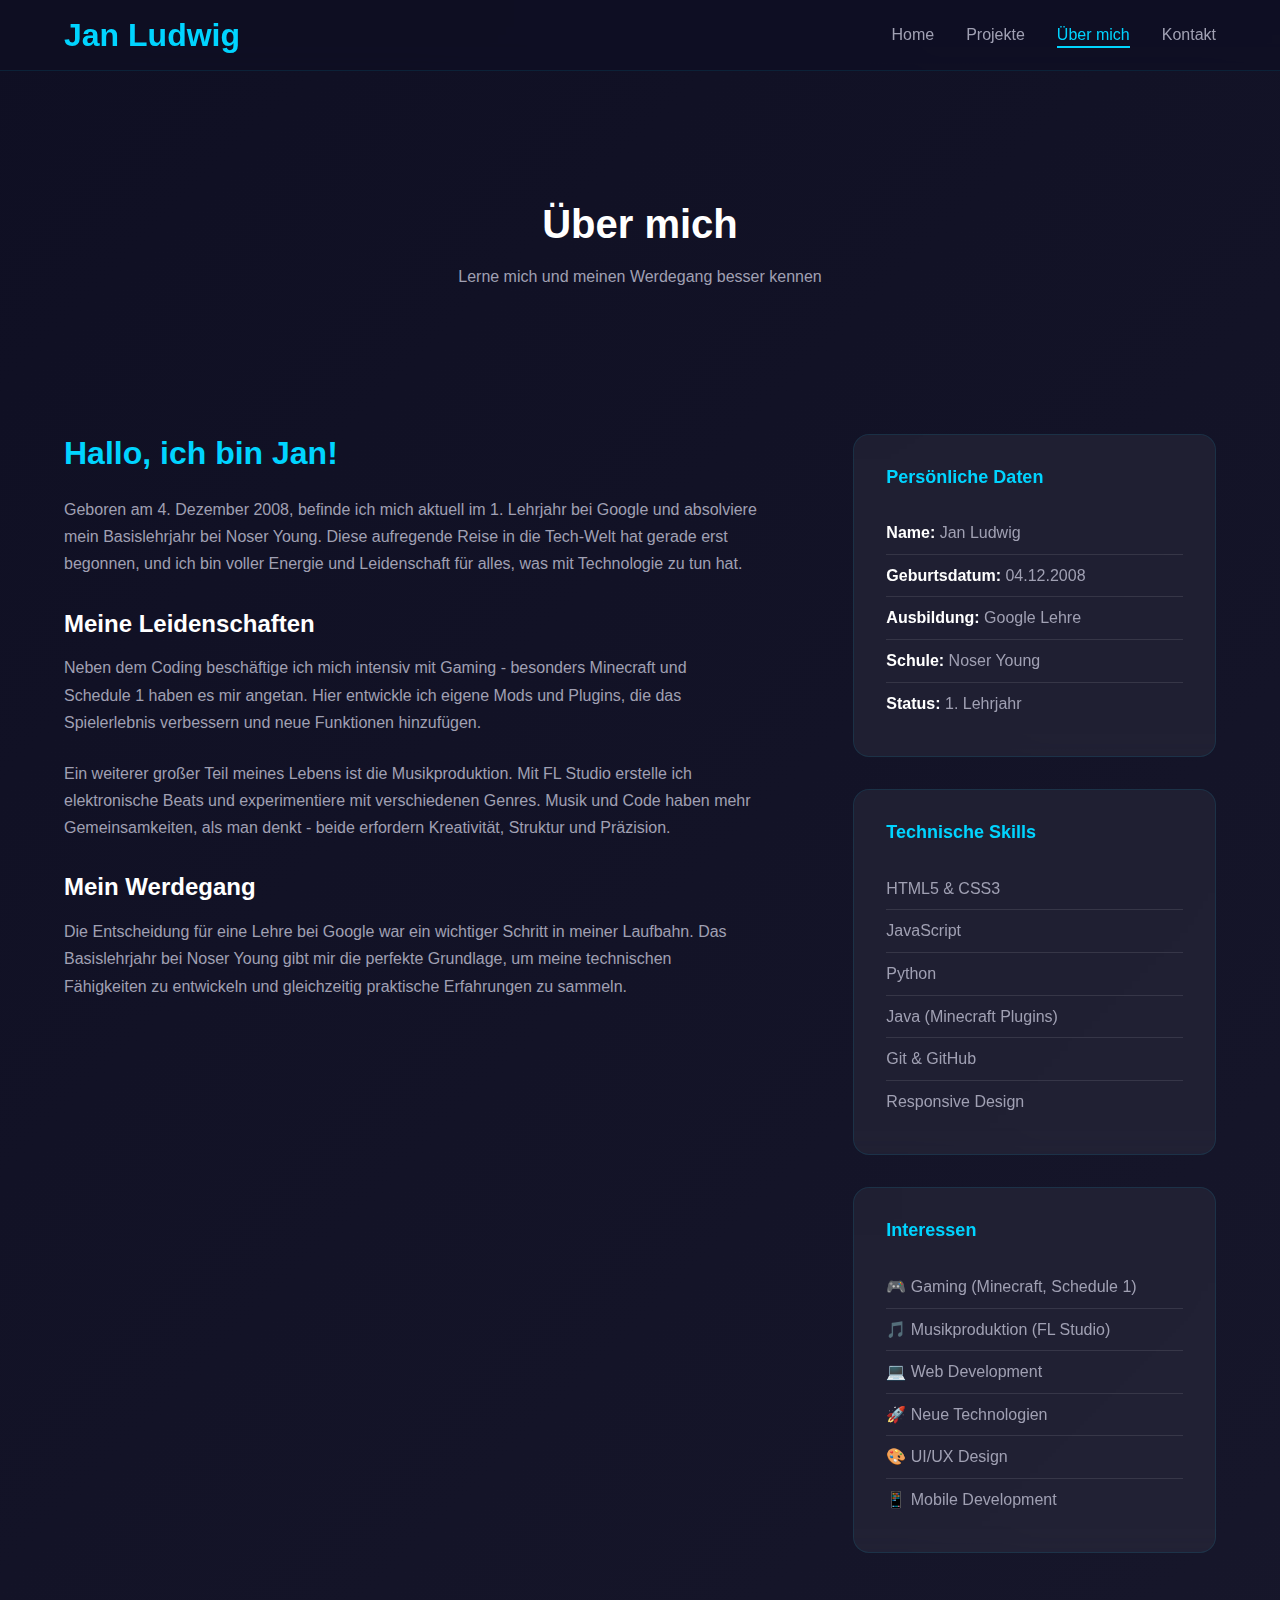
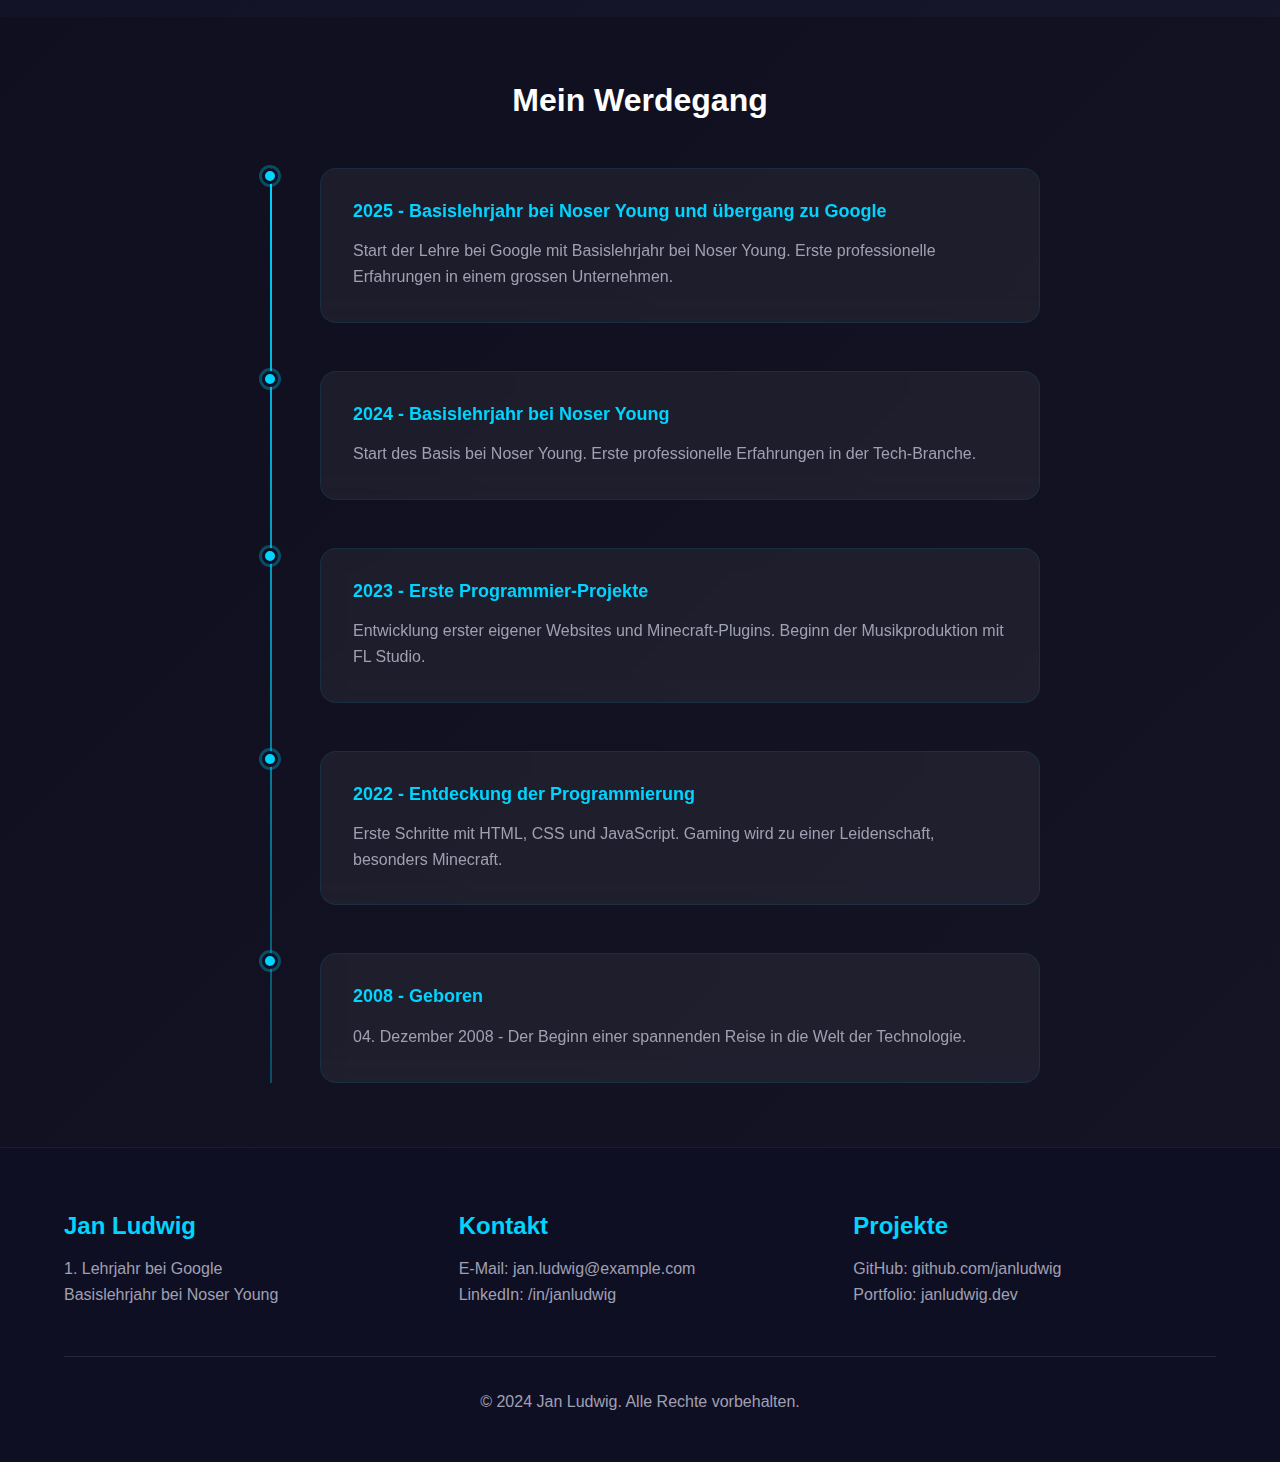
<file: about.html>
<!DOCTYPE html>
<html lang="de">
<head>
    <meta charset="UTF-8">
    <meta name="viewport" content="width=device-width, initial-scale=1.0">
    <title>Über mich - Jan Ludwig Portfolio</title>
    <meta name="description" content="Mehr über Jan Ludwig - 1. Lehrjahr bei Google, Gaming und Musikproduktion">
    <link rel="stylesheet" href="styles.css">
</head>
<body>
    <header class="header">
        <nav class="navbar">
            <div class="nav-brand">
                <h2><a href="index.html">Jan Ludwig</a></h2>
            </div>
            <ul class="nav-menu">
                <li><a href="index.html" class="nav-link">Home</a></li>
                <li><a href="projects.html" class="nav-link">Projekte</a></li>
                <li><a href="about.html" class="nav-link active">Über mich</a></li>
                <li><a href="contact.html" class="nav-link">Kontakt</a></li>
            </ul>
            <div class="hamburger">
                <span></span>
                <span></span>
                <span></span>
            </div>
        </nav>
    </header>

    <main class="about-page">
        <section class="page-header">
            <div class="container">
                <h1>Über mich</h1>
                <p>Lerne mich und meinen Werdegang besser kennen</p>
            </div>
        </section>

        <section class="about-content">
            <div class="container">
                <div class="about-grid">
                    <div class="about-text">
                        <h2>Hallo, ich bin Jan!</h2>
                        <p>
                            Geboren am 4. Dezember 2008, befinde ich mich aktuell im 1. Lehrjahr bei Google 
                            und absolviere mein Basislehrjahr bei Noser Young. Diese aufregende Reise in die 
                            Tech-Welt hat gerade erst begonnen, und ich bin voller Energie und Leidenschaft 
                            für alles, was mit Technologie zu tun hat.
                        </p>
                        
                        <h3>Meine Leidenschaften</h3>
                        <p>
                            Neben dem Coding beschäftige ich mich intensiv mit Gaming - besonders Minecraft 
                            und Schedule 1 haben es mir angetan. Hier entwickle ich eigene Mods und Plugins, 
                            die das Spielerlebnis verbessern und neue Funktionen hinzufügen.
                        </p>
                        
                        <p>
                            Ein weiterer großer Teil meines Lebens ist die Musikproduktion. Mit FL Studio 
                            erstelle ich elektronische Beats und experimentiere mit verschiedenen Genres. 
                            Musik und Code haben mehr Gemeinsamkeiten, als man denkt - beide erfordern 
                            Kreativität, Struktur und Präzision.
                        </p>
                        
                        <h3>Mein Werdegang</h3>
                        <p>
                            Die Entscheidung für eine Lehre bei Google war ein wichtiger Schritt in meiner 
                            Laufbahn. Das Basislehrjahr bei Noser Young gibt mir die perfekte Grundlage, 
                            um meine technischen Fähigkeiten zu entwickeln und gleichzeitig praktische 
                            Erfahrungen zu sammeln.
                        </p>
                    </div>
                    
                    <div class="about-sidebar">
                        <div class="info-card">
                            <h3>Persönliche Daten</h3>
                            <ul>
                                <li><strong>Name:</strong> Jan Ludwig</li>
                                <li><strong>Geburtsdatum:</strong> 04.12.2008</li>
                                <li><strong>Ausbildung:</strong> Google Lehre</li>
                                <li><strong>Schule:</strong> Noser Young</li>
                                <li><strong>Status:</strong> 1. Lehrjahr</li>
                            </ul>
                        </div>
                        
                        <div class="skills-card">
                            <h3>Technische Skills</h3>
                            <ul>
                                <li>HTML5 & CSS3</li>
                                <li>JavaScript</li>
                                <li>Python</li>
                                <li>Java (Minecraft Plugins)</li>
                                <li>Git & GitHub</li>
                                <li>Responsive Design</li>
                            </ul>
                        </div>
                        
                        <div class="interests-card">
                            <h3>Interessen</h3>
                            <ul>
                                <li>🎮 Gaming (Minecraft, Schedule 1)</li>
                                <li>🎵 Musikproduktion (FL Studio)</li>
                                <li>💻 Web Development</li>
                                <li>🚀 Neue Technologien</li>
                                <li>🎨 UI/UX Design</li>
                                <li>📱 Mobile Development</li>
                            </ul>
                        </div>
                    </div>
                </div>
            </div>
        </section>

        <section class="timeline">
            <div class="container">
                <h2>Mein Werdegang</h2>
                <div class="timeline-container">

                <div class="timeline-item">
                    <div class="timeline-dot"></div>
                    <div class="timeline-content">
                        <h3>2025 - Basislehrjahr bei Noser Young und übergang zu Google</h3>
                        <p>Start der Lehre bei Google mit Basislehrjahr bei Noser Young. Erste professionelle Erfahrungen in einem grossen Unternehmen.</p>
                    </div>
                </div>

                    <div class="timeline-item">
                        <div class="timeline-dot"></div>
                        <div class="timeline-content">
                            <h3>2024 - Basislehrjahr bei Noser Young</h3>
                            <p>Start des Basis bei Noser Young. Erste professionelle Erfahrungen in der Tech-Branche.</p>
                        </div>
                    </div>
                    
                    <div class="timeline-item">
                        <div class="timeline-dot"></div>
                        <div class="timeline-content">
                            <h3>2023 - Erste Programmier-Projekte</h3>
                            <p>Entwicklung erster eigener Websites und Minecraft-Plugins. Beginn der Musikproduktion mit FL Studio.</p>
                        </div>
                    </div>
                    
                    <div class="timeline-item">
                        <div class="timeline-dot"></div>
                        <div class="timeline-content">
                            <h3>2022 - Entdeckung der Programmierung</h3>
                            <p>Erste Schritte mit HTML, CSS und JavaScript. Gaming wird zu einer Leidenschaft, besonders Minecraft.</p>
                        </div>
                    </div>
                    
                    <div class="timeline-item">
                        <div class="timeline-dot"></div>
                        <div class="timeline-content">
                            <h3>2008 - Geboren</h3>
                            <p>04. Dezember 2008 - Der Beginn einer spannenden Reise in die Welt der Technologie.</p>
                        </div>
                    </div>
                </div>
            </div>
        </section>
    </main>

    <footer class="footer">
        <div class="container">
            <div class="footer-content">
                <div class="footer-section">
                    <h3>Jan Ludwig</h3>
                    <p>1. Lehrjahr bei Google<br>Basislehrjahr bei Noser Young</p>
                </div>
                <div class="footer-section">
                    <h3>Kontakt</h3>
                    <p>E-Mail: jan.ludwig@example.com<br>LinkedIn: /in/janludwig</p>
                </div>
                <div class="footer-section">
                    <h3>Projekte</h3>
                    <p>GitHub: github.com/janludwig<br>Portfolio: janludwig.dev</p>
                </div>
            </div>
            <div class="footer-bottom">
                <p>&copy; 2024 Jan Ludwig. Alle Rechte vorbehalten.</p>
            </div>
        </div>
    </footer>

    <script src="script.js"></script>
</body>
</html>
</file>
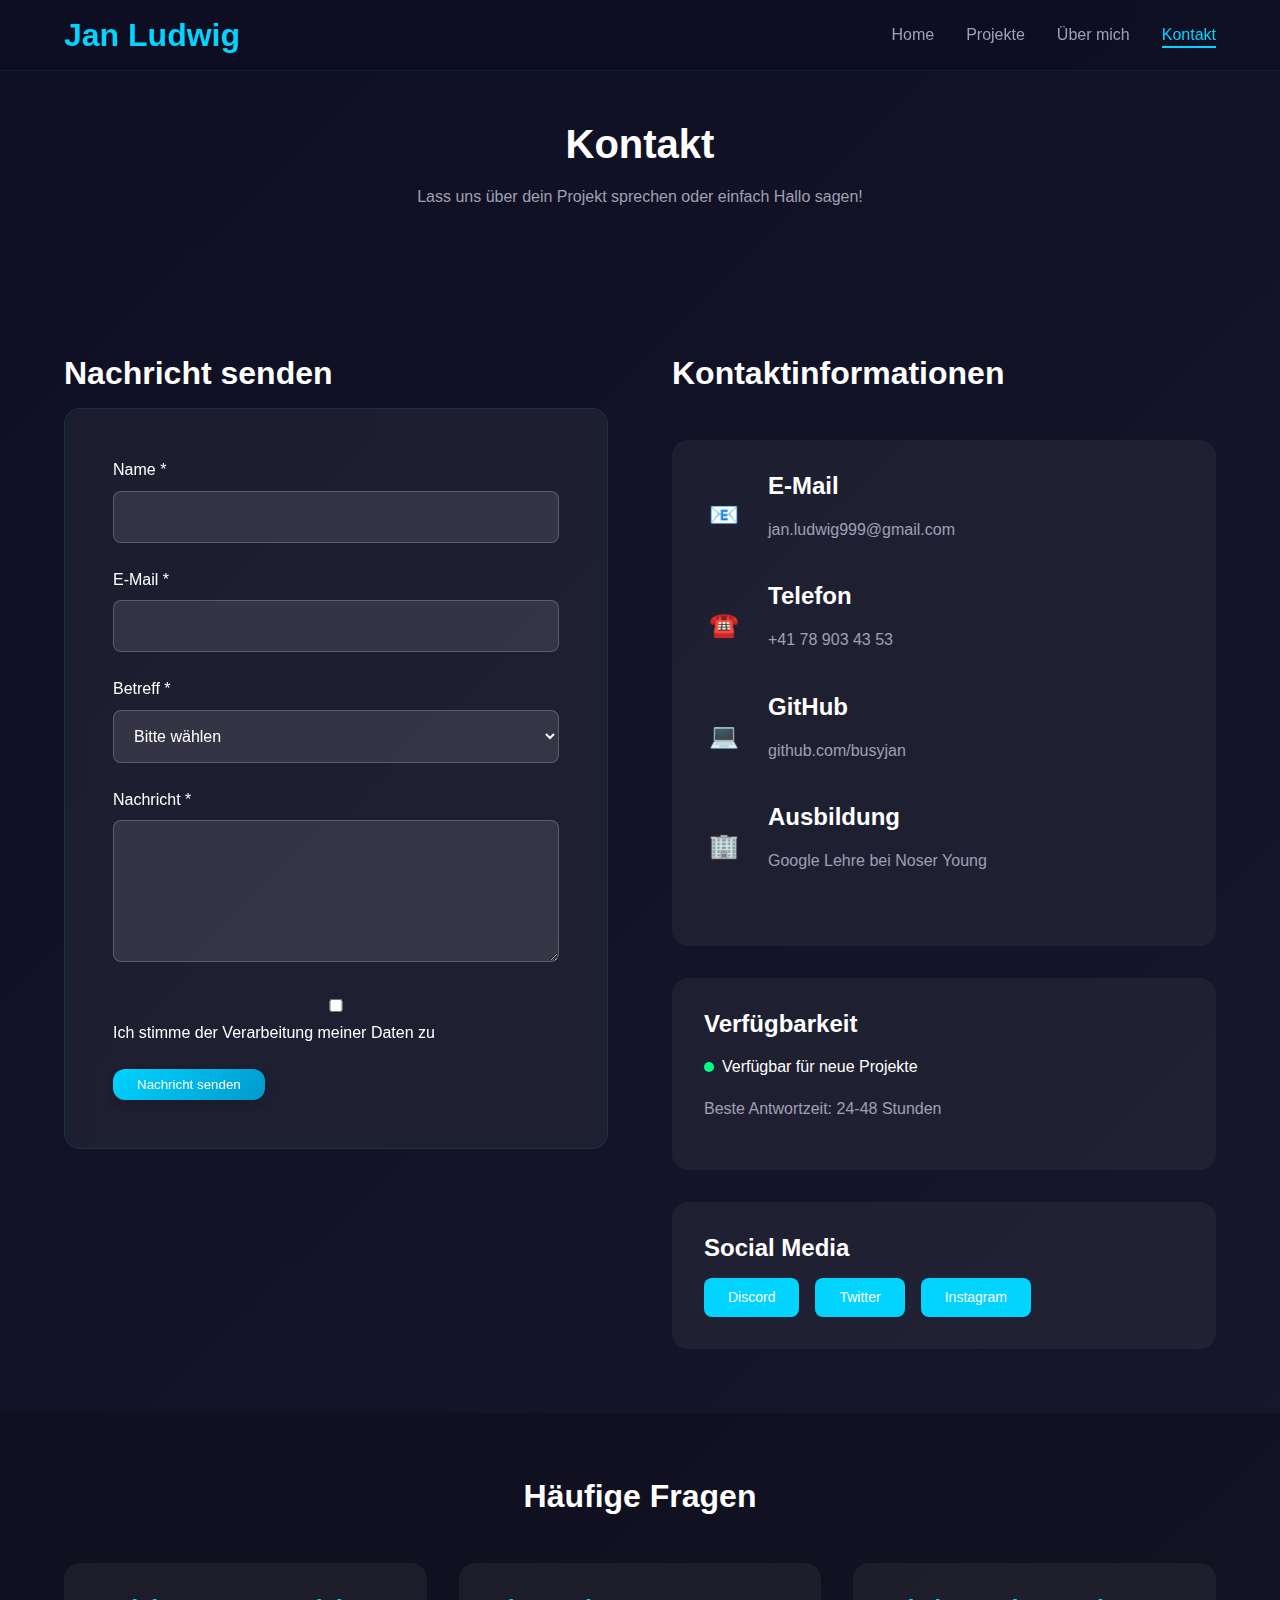
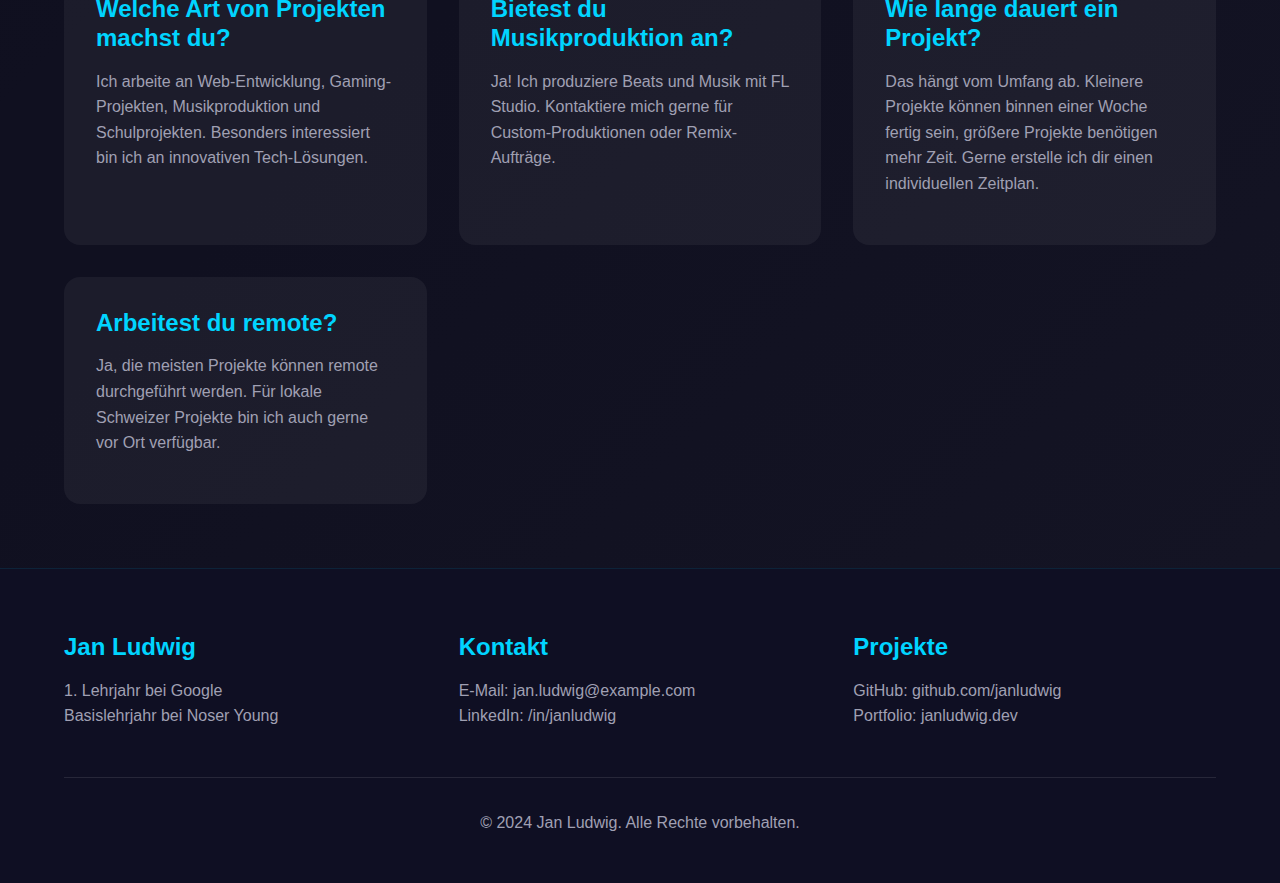
<file: contact.html>
<!DOCTYPE html>
<html lang="de">
<head>
    <meta charset="UTF-8">
    <meta name="viewport" content="width=device-width, initial-scale=1.0">
    <title>Kontakt - Jan Ludwig Portfolio</title>
    <meta name="description" content="Kontaktiere Jan Ludwig für Projekte, Fragen oder Zusammenarbeit">
    <link rel="stylesheet" href="styles.css">
</head>
<body>
    <header class="header">
        <nav class="navbar">
            <div class="nav-brand">
                <h2><a href="index.html">Jan Ludwig</a></h2>
            </div>
            <ul class="nav-menu">
                <li><a href="index.html" class="nav-link">Home</a></li>
                <li><a href="projects.html" class="nav-link">Projekte</a></li>
                <li><a href="about.html" class="nav-link">Über mich</a></li>
                <li><a href="contact.html" class="nav-link active">Kontakt</a></li>
            </ul>
            <div class="hamburger">
                <span></span>
                <span></span>
                <span></span>
            </div>
        </nav>
    </header>

    <main class="contact-page">
        <section class="page-header">
            <div class="container">
                <h1>Kontakt</h1>
                <p>Lass uns über dein Projekt sprechen oder einfach Hallo sagen!</p>
            </div>
        </section>

        <section class="contact-content">
            <div class="container">
                <div class="contact-grid">
                    <!-- Contact Form -->
                    <div class="contact-form-section">
                        <h2>Nachricht senden</h2>
                        <form class="contact-form">
                            <div class="form-group">
                                <label for="name">Name *</label>
                                <input type="text" id="name" name="name" required>
                            </div>
                            
                            <div class="form-group">
                                <label for="email">E-Mail *</label>
                                <input type="email" id="email" name="email" required>
                            </div>
                            
                            <div class="form-group">
                                <label for="subject">Betreff *</label>
                                <select id="subject" name="subject" required>
                                    <option value="">Bitte wählen</option>
                                    <option value="projekt">Frage zum Projekt</option>
                                    <option value="feedback">Feedback</option>
                                    <option value="musikauftrag">Musikauftrag</option>
                                    <option value="zusammenarbeit">Zusammenarbeit</option>
                                    <option value="sonstiges">Sonstiges</option>
                                </select>
                            </div>
                            
                            <div class="form-group">
                                <label for="message">Nachricht *</label>
                                <textarea id="message" name="message" rows="6" required></textarea>
                            </div>
                            
                            <div class="form-group">
                                <label class="checkbox-label">
                                    <input type="checkbox" name="privacy" required>
                                    <span class="checkmark"></span>
                                    Ich stimme der Verarbeitung meiner Daten zu
                                </label>
                            </div>
                            
                            <button type="submit" class="btn btn-primary">Nachricht senden</button>
                        </form>
                    </div>

                    <!-- Contact Info -->
                    <div class="contact-info">
                        <h2>Kontaktinformationen</h2>
                        
                        <div class="contact-card">
                            <div class="contact-item">
                                <span class="contact-icon">📧</span>
                                <div>
                                    <h3>E-Mail</h3>
                                    <p>jan.ludwig999@gmail.com</p>
                                </div>
                            </div>
                            
                            <div class="contact-item">
                                <span class="contact-icon">☎️</span>
                                <div>
                                    <h3>Telefon</h3>
                                    <p>+41 78 903 43 53</p>
                                </div>
                            </div>
                            
                            <div class="contact-item">
                                <span class="contact-icon">💻</span>
                                <div>
                                    <h3>GitHub</h3>
                                    <p>github.com/busyjan</p>
                                </div>
                            </div>
                            
                            <div class="contact-item">
                                <span class="contact-icon">🏢</span>
                                <div>
                                    <h3>Ausbildung</h3>
                                    <p>Google Lehre bei Noser Young</p>
                                </div>
                            </div>
                        </div>

                        <div class="availability">
                            <h3>Verfügbarkeit</h3>
                            <div class="status">
                                <span class="status-dot available"></span>
                                <span>Verfügbar für neue Projekte</span>
                            </div>
                            <p>Beste Antwortzeit: 24-48 Stunden</p>
                        </div>

                        <div class="social-links">
                            <h3>Social Media</h3>
                            <div class="social-buttons">
                                <a href="#" class="social-btn">Discord</a>
                                <a href="#" class="social-btn">Twitter</a>
                                <a href="#" class="social-btn">Instagram</a>
                            </div>
                        </div>
                    </div>
                </div>
            </div>
        </section>

        <!-- FAQ Section -->
        <section class="faq">
            <div class="container">
                <h2>Häufige Fragen</h2>
                <div class="faq-grid">
                    <div class="faq-item">
                        <h3>Welche Art von Projekten machst du?</h3>
                        <p>Ich arbeite an Web-Entwicklung, Gaming-Projekten, Musikproduktion und Schulprojekten. Besonders interessiert bin ich an innovativen Tech-Lösungen.</p>
                    </div>
                    
                    <div class="faq-item">
                        <h3>Bietest du Musikproduktion an?</h3>
                        <p>Ja! Ich produziere Beats und Musik mit FL Studio. Kontaktiere mich gerne für Custom-Produktionen oder Remix-Aufträge.</p>
                    </div>
                    
                    <div class="faq-item">
                        <h3>Wie lange dauert ein Projekt?</h3>
                        <p>Das hängt vom Umfang ab. Kleinere Projekte können binnen einer Woche fertig sein, größere Projekte benötigen mehr Zeit. Gerne erstelle ich dir einen individuellen Zeitplan.</p>
                    </div>
                    
                    <div class="faq-item">
                        <h3>Arbeitest du remote?</h3>
                        <p>Ja, die meisten Projekte können remote durchgeführt werden. Für lokale Schweizer Projekte bin ich auch gerne vor Ort verfügbar.</p>
                    </div>
                </div>
            </div>
        </section>
    </main>

    <footer class="footer">
        <div class="container">
            <div class="footer-content">
                <div class="footer-section">
                    <h3>Jan Ludwig</h3>
                    <p>1. Lehrjahr bei Google<br>Basislehrjahr bei Noser Young</p>
                </div>
                <div class="footer-section">
                    <h3>Kontakt</h3>
                    <p>E-Mail: jan.ludwig@example.com<br>LinkedIn: /in/janludwig</p>
                </div>
                <div class="footer-section">
                    <h3>Projekte</h3>
                    <p>GitHub: github.com/janludwig<br>Portfolio: janludwig.dev</p>
                </div>
            </div>
            <div class="footer-bottom">
                <p>&copy; 2024 Jan Ludwig. Alle Rechte vorbehalten.</p>
            </div>
        </div>
    </footer>

    <script src="script.js"></script>
</body>
</html>
</file>
<file: styles.css>
/* CSS Custom Properties für Design System */
:root {
  --primary-color: #00d4ff;
  --secondary-color: #1a1a2e;
  --accent-color: #16213e;
  --background-dark: #0f0f23;
  --background-gradient: linear-gradient(135deg, #0f0f23 0%, #1a1a2e 100%);
  --text-primary: #ffffff;
  --text-secondary: #a0a0b3;
  --text-muted: #6c6c80;
  --success-color: #00ff88;
  --warning-color: #ffb800;
  --danger-color: #ff3366;
  
  /* Spacing */
  --spacing-xs: 0.5rem;
  --spacing-sm: 1rem;
  --spacing-md: 1.5rem;
  --spacing-lg: 2rem;
  --spacing-xl: 3rem;
  --spacing-xxl: 4rem;
  
  /* Typography */
  --font-family: 'Segoe UI', Tahoma, Geneva, Verdana, sans-serif;
  --font-size-sm: 0.875rem;
  --font-size-base: 1rem;
  --font-size-lg: 1.125rem;
  --font-size-xl: 1.25rem;
  --font-size-2xl: 1.5rem;
  --font-size-3xl: 2rem;
  --font-size-4xl: 2.5rem;
  
  /* Shadows */
  --shadow-sm: 0 2px 4px rgba(0, 0, 0, 0.1);
  --shadow-md: 0 4px 8px rgba(0, 0, 0, 0.15);
  --shadow-lg: 0 8px 16px rgba(0, 0, 0, 0.2);
  --shadow-xl: 0 16px 32px rgba(0, 0, 0, 0.25);
  
  /* Border Radius */
  --radius-sm: 0.375rem;
  --radius-md: 0.5rem;
  --radius-lg: 0.75rem;
  --radius-xl: 1rem;
  
  /* Transitions */
  --transition-fast: 0.15s ease;
  --transition-normal: 0.3s ease;
  --transition-slow: 0.5s ease;
}

/* Reset & Base Styles */
* {
  margin: 0;
  padding: 0;
  box-sizing: border-box;
}

html {
  scroll-behavior: smooth;
}

body {
  font-family: var(--font-family);
  background: var(--background-gradient);
  color: var(--text-primary);
  line-height: 1.6;
  min-height: 100vh;
}

/* Container */
.container {
  max-width: 1200px;
  margin: 0 auto;
  padding: 0 var(--spacing-md);
}

/* Typography */
h1, h2, h3, h4, h5, h5 {
  font-weight: 600;
  line-height: 1.2;
  margin-bottom: var(--spacing-sm);
}

h1 { font-size: var(--font-size-4xl); }
h2 { font-size: var(--font-size-3xl); }
h3 { font-size: var(--font-size-2xl); }

p {
  margin-bottom: var(--spacing-sm);
  color: var(--text-secondary);
}

a {
  color: var(--primary-color);
  text-decoration: none;
  transition: var(--transition-fast);
}

a:hover {
  color: #00b8e6;
}

/* Header & Navigation */
.header {
  position: fixed;
  top: 0;
  width: 100%;
  background: rgba(15, 15, 35, 0.95);
  backdrop-filter: blur(10px);
  z-index: 1000;
  border-bottom: 1px solid rgba(0, 212, 255, 0.1);
}

.navbar {
  display: flex;
  justify-content: space-between;
  align-items: center;
  padding: var(--spacing-sm) var(--spacing-md);
  max-width: 1200px;
  margin: 0 auto;
}

.nav-brand h2 {
  color: var(--primary-color);
  margin: 0;
}

.nav-brand a {
  color: var(--primary-color);
}

.nav-menu {
  display: flex;
  list-style: none;
  gap: var(--spacing-lg);
}

.nav-link {
  color: var(--text-secondary);
  font-weight: 500;
  transition: var(--transition-fast);
  position: relative;
}

.nav-link:hover,
.nav-link.active {
  color: var(--primary-color);
}

.nav-link::after {
  content: '';
  position: absolute;
  bottom: -5px;
  left: 0;
  width: 0;
  height: 2px;
  background: var(--primary-color);
  transition: var(--transition-normal);
}

.nav-link:hover::after,
.nav-link.active::after {
  width: 100%;
}

/* Hamburger Menu */
.hamburger {
  display: none;
  flex-direction: column;
  cursor: pointer;
  gap: 4px;
}

.hamburger span {
  width: 25px;
  height: 3px;
  background: var(--text-primary);
  transition: var(--transition-fast);
}

/* Buttons */
.btn {
  display: inline-block;
  padding: var(--spacing-xs) var(--spacing-md);
  border-radius: var(--radius-lg);
  font-weight: 500;
  text-align: center;
  transition: var(--transition-normal);
  border: none;
  cursor: pointer;
  text-decoration: none;
}

.btn-primary {
  background: linear-gradient(135deg, var(--primary-color), #0099cc);
  color: white;
  box-shadow: var(--shadow-md);
}

.btn-primary:hover {
  transform: translateY(-2px);
  box-shadow: var(--shadow-lg);
}

.btn-secondary {
  background: transparent;
  color: var(--text-primary);
  border: 2px solid var(--primary-color);
}

.btn-secondary:hover {
  background: var(--primary-color);
  color: white;
}

.btn-outline {
  background: transparent;
  color: var(--primary-color);
  border: 1px solid var(--primary-color);
}

.btn-small {
  padding: 0.5rem 1rem;
  font-size: var(--font-size-sm);
}

/* Hero Section */
.hero {
  min-height: 100vh;
  display: flex;
  align-items: center;
  padding: var(--spacing-xxl) 0;
  margin-top: 80px;
}

.hero-content {
  display: grid;
  grid-template-columns: 1fr 1fr;
  gap: var(--spacing-xl);
  align-items: center;
}

.hero-text h1 {
  font-size: 3.5rem;
  margin-bottom: var(--spacing-md);
  background: linear-gradient(135deg, var(--text-primary), var(--primary-color));
  -webkit-background-clip: text;
  -webkit-text-fill-color: transparent;
  background-clip: text;
}

.highlight {
  color: var(--primary-color);
  position: relative;
}

.hero-subtitle {
  font-size: var(--font-size-xl);
  color: var(--primary-color);
  margin-bottom: var(--spacing-sm);
}

.hero-description {
  font-size: var(--font-size-lg);
  margin-bottom: var(--spacing-lg);
  max-width: 500px;
}

.hero-buttons {
  display: flex;
  gap: var(--spacing-md);
  flex-wrap: wrap;
}

/* Profile Card */
.profile-card {
  position: relative;
  max-width: 400px;
  margin: 0 auto;
}

.profile-img {
  width: 100%;
  height: 400px;
  object-fit: cover;
  border-radius: var(--radius-xl);
  box-shadow: var(--shadow-xl);
}

.profile-overlay {
  position: absolute;
  bottom: var(--spacing-md);
  left: var(--spacing-md);
  right: var(--spacing-md);
  background: rgba(0, 0, 0, 0.8);
  backdrop-filter: blur(10px);
  padding: var(--spacing-md);
  border-radius: var(--radius-lg);
  display: flex;
  align-items: center;
  gap: var(--spacing-sm);
}

.status-indicator {
  width: 12px;
  height: 12px;
  border-radius: 50%;
  background: var(--success-color);
  animation: pulse 2s infinite;
}

@keyframes pulse {
  0% { opacity: 1; }
  50% { opacity: 0.5; }
  100% { opacity: 1; }
}

/* Skills Section */
.skills {
  padding: var(--spacing-xxl) 0;
}

.skills h2 {
  text-align: center;
  margin-bottom: var(--spacing-xl);
}

.skills-grid {
  display: grid;
  grid-template-columns: repeat(auto-fit, minmax(250px, 1fr));
  gap: var(--spacing-lg);
}

.skill-card {
  background: rgba(255, 255, 255, 0.05);
  backdrop-filter: blur(10px);
  border: 1px solid rgba(0, 212, 255, 0.1);
  border-radius: var(--radius-xl);
  padding: var(--spacing-lg);
  text-align: center;
  transition: var(--transition-normal);
}

.skill-card:hover {
  transform: translateY(-5px);
  border-color: var(--primary-color);
  box-shadow: var(--shadow-lg);
}

.skill-icon {
  font-size: 3rem;
  margin-bottom: var(--spacing-md);
}

.skill-card h3 {
  color: var(--primary-color);
  margin-bottom: var(--spacing-sm);
}

/* Featured Projects */
.featured-projects {
  padding: var(--spacing-xxl) 0;
  background: rgba(0, 0, 0, 0.2);
}

.featured-projects h2 {
  text-align: center;
  margin-bottom: var(--spacing-xl);
}

.projects-grid {
  display: grid;
  grid-template-columns: repeat(auto-fit, minmax(300px, 1fr));
  gap: var(--spacing-lg);
  margin-bottom: var(--spacing-xl);
}

.project-card {
  background: rgba(255, 255, 255, 0.05);
  backdrop-filter: blur(10px);
  border: 1px solid rgba(0, 212, 255, 0.1);
  border-radius: var(--radius-xl);
  overflow: hidden;
  transition: var(--transition-normal);
}

.project-card:hover {
  transform: translateY(-5px);
  box-shadow: var(--shadow-xl);
  border-color: var(--primary-color);
}

.project-card img {
  width: 100%;
  height: 200px;
  object-fit: cover;
}

.project-content {
  padding: var(--spacing-lg);
}

.project-category {
  display: inline-block;
  background: var(--primary-color);
  color: white;
  padding: 0.25rem 0.75rem;
  border-radius: var(--radius-md);
  font-size: var(--font-size-sm);
  font-weight: 500;
  margin-bottom: var(--spacing-sm);
}

.project-card h3 {
  margin-bottom: var(--spacing-sm);
}

.text-center {
  text-align: center;
}

/* Newsletter */
.newsletter {
  padding: var(--spacing-xxl) 0;
  background: linear-gradient(135deg, var(--accent-color), var(--secondary-color));
}

.newsletter-content {
  text-align: center;
  max-width: 600px;
  margin: 0 auto;
}

.newsletter h2 {
  margin-bottom: var(--spacing-sm);
}

.newsletter p {
  margin-bottom: var(--spacing-lg);
  font-size: var(--font-size-lg);
}

.newsletter-form {
  display: flex;
  gap: var(--spacing-sm);
  max-width: 500px;
  margin: 0 auto;
}

.newsletter-form input {
  flex: 1;
  padding: var(--spacing-sm) var(--spacing-md);
  border: none;
  border-radius: var(--radius-lg);
  background: rgba(255, 255, 255, 0.1);
  color: var(--text-primary);
  font-size: var(--font-size-base);
}

.newsletter-form input::placeholder {
  color: var(--text-muted);
}

/* Footer */
.footer {
  background: var(--background-dark);
  padding: var(--spacing-xxl) 0 var(--spacing-lg);
  border-top: 1px solid rgba(0, 212, 255, 0.1);
}

.footer-content {
  display: grid;
  grid-template-columns: repeat(auto-fit, minmax(250px, 1fr));
  gap: var(--spacing-lg);
  margin-bottom: var(--spacing-lg);
}

.footer-section h3 {
  color: var(--primary-color);
  margin-bottom: var(--spacing-sm);
}

.footer-bottom {
  text-align: center;
  padding-top: var(--spacing-lg);
  border-top: 1px solid rgba(255, 255, 255, 0.1);
  color: var(--text-muted);
}

/* Page Headers */
.page-header {
  padding: 120px 0 var(--spacing-xxl);
  text-align: center;
}

.page-header h1 {
  margin-bottom: var(--spacing-sm);
}

/* Projects Page */
.filters {
  padding: var(--spacing-lg) 0;
  text-align: center;
}

.filter-buttons {
  display: flex;
  gap: var(--spacing-sm);
  justify-content: center;
  flex-wrap: wrap;
}

.filter-btn {
  padding: var(--spacing-xs) var(--spacing-md);
  background: transparent;
  color: var(--text-secondary);
  border: 1px solid rgba(255, 255, 255, 0.2);
  border-radius: var(--radius-lg);
  cursor: pointer;
  transition: var(--transition-fast);
}

.filter-btn:hover,
.filter-btn.active {
  background: var(--primary-color);
  color: white;
  border-color: var(--primary-color);
}

.projects-gallery {
  padding: var(--spacing-lg) 0 var(--spacing-xxl);
}

/* Contact Page */
.contact-content {
  padding: var(--spacing-xxl) 0;
}

.contact-grid {
  display: grid;
  grid-template-columns: 1fr 1fr;
  gap: var(--spacing-xxl);
}

.contact-form {
  background: rgba(255, 255, 255, 0.05);
  backdrop-filter: blur(10px);
  border: 1px solid rgba(0, 212, 255, 0.1);
  border-radius: var(--radius-xl);
  padding: var(--spacing-xl);
}

.form-group {
  margin-bottom: var(--spacing-md);
}

.form-group label {
  display: block;
  margin-bottom: var(--spacing-xs);
  color: var(--text-primary);
  font-weight: 500;
}

.form-group input,
.form-group select,
.form-group textarea {
  width: 100%;
  padding: var(--spacing-sm);
  border: 1px solid rgba(255, 255, 255, 0.2);
  border-radius: var(--radius-md);
  background: rgba(255, 255, 255, 0.1);
  color: var(--text-primary);
  font-size: var(--font-size-base);
  transition: var(--transition-fast);
}

.form-group input:focus,
.form-group select:focus,
.form-group textarea:focus {
  outline: none;
  border-color: var(--primary-color);
  box-shadow: 0 0 0 2px rgba(0, 212, 255, 0.2);
}

.checkbox-label {
  display: flex;
  align-items: center;
  gap: var(--spacing-xs);
  cursor: pointer;
}

.contact-info {
  display: flex;
  flex-direction: column;
  gap: var(--spacing-lg);
}

.contact-card {
  background: rgba(255, 255, 255, 0.05);
  border-radius: var(--radius-xl);
  padding: var(--spacing-lg);
}

.contact-item {
  display: flex;
  align-items: center;
  gap: var(--spacing-md);
  margin-bottom: var(--spacing-md);
}

.contact-icon {
  font-size: 1.5rem;
  width: 40px;
  text-align: center;
}

.availability {
  background: rgba(255, 255, 255, 0.05);
  border-radius: var(--radius-xl);
  padding: var(--spacing-lg);
}

.status {
  display: flex;
  align-items: center;
  gap: var(--spacing-xs);
  margin-bottom: var(--spacing-sm);
}

.status-dot {
  width: 10px;
  height: 10px;
  border-radius: 50%;
}

.status-dot.available {
  background: var(--success-color);
}

.social-links {
  background: rgba(255, 255, 255, 0.05);
  border-radius: var(--radius-xl);
  padding: var(--spacing-lg);
}

.social-buttons {
  display: flex;
  gap: var(--spacing-sm);
  flex-wrap: wrap;
}

.social-btn {
  padding: var(--spacing-xs) var(--spacing-md);
  background: var(--primary-color);
  color: white;
  border-radius: var(--radius-md);
  font-size: var(--font-size-sm);
  transition: var(--transition-fast);
}

.social-btn:hover {
  background: #00b8e6;
}

/* FAQ */
.faq {
  padding: var(--spacing-xxl) 0;
  background: rgba(0, 0, 0, 0.2);
}

.faq h2 {
  text-align: center;
  margin-bottom: var(--spacing-xl);
}

.faq-grid {
  display: grid;
  grid-template-columns: repeat(auto-fit, minmax(300px, 1fr));
  gap: var(--spacing-lg);
}

.faq-item {
  background: rgba(255, 255, 255, 0.05);
  border-radius: var(--radius-xl);
  padding: var(--spacing-lg);
}

.faq-item h3 {
  color: var(--primary-color);
  margin-bottom: var(--spacing-sm);
}

/* Responsive Design */
@media (max-width: 768px) {
  .nav-menu {
      display: none;
  }
  
  .hamburger {
      display: flex;
  }
  
  .hero-content {
      grid-template-columns: 1fr;
      text-align: center;
  }
  
  .hero-text h1 {
      font-size: 2.5rem;
  }
  
  .contact-grid {
      grid-template-columns: 1fr;
      gap: var(--spacing-lg);
  }
  
  .newsletter-form {
      flex-direction: column;
  }
  
  .hero-buttons {
      justify-content: center;
  }
  
  .filter-buttons {
      gap: var(--spacing-xs);
  }
  
  .projects-grid {
      grid-template-columns: 1fr;
  }
}

@media (max-width: 480px) {
  .container {
      padding: 0 var(--spacing-sm);
  }
  
  .hero {
      padding: var(--spacing-lg) 0;
  }
  
  .hero-text h1 {
      font-size: 2rem;
  }
  
  .skills-grid {
      grid-template-columns: 1fr;
  }
  
  .btn {
      width: 100%;
      margin-bottom: var(--spacing-xs);
  }
}

/* Animations */
@keyframes fadeInUp {
  from {
      opacity: 0;
      transform: translateY(30px);
  }
  to {
      opacity: 1;
      transform: translateY(0);
  }
}

.hero-content,
.skill-card,
.project-card {
  animation: fadeInUp 0.6s ease forwards;
}

.skill-card:nth-child(2) { animation-delay: 0.1s; }
.skill-card:nth-child(3) { animation-delay: 0.2s; }
.skill-card:nth-child(4) { animation-delay: 0.3s; }

.project-card:nth-child(2) { animation-delay: 0.1s; }
.project-card:nth-child(3) { animation-delay: 0.2s; }

/* About Page Styles */
.about-page {
  padding-top: 80px;
}

.about-content {
  padding: var(--spacing-xxl) 0;
}

.about-grid {
  display: grid;
  grid-template-columns: 2fr 1fr;
  gap: var(--spacing-xxl);
  align-items: start;
}

.about-text {
  padding-right: var(--spacing-lg);
}

.about-text h2 {
  color: var(--primary-color);
  margin-bottom: var(--spacing-md);
}

.about-text h3 {
  color: var(--text-primary);
  margin-top: var(--spacing-lg);
  margin-bottom: var(--spacing-sm);
}

.about-text p {
  margin-bottom: var(--spacing-md);
  line-height: 1.7;
}

.about-sidebar {
  display: flex;
  flex-direction: column;
  gap: var(--spacing-lg);
}

.info-card,
.skills-card,
.interests-card {
  background: rgba(255, 255, 255, 0.05);
  backdrop-filter: blur(10px);
  border: 1px solid rgba(0, 212, 255, 0.1);
  border-radius: var(--radius-xl);
  padding: var(--spacing-lg);
  transition: var(--transition-normal);
}

.info-card:hover,
.skills-card:hover,
.interests-card:hover {
  border-color: var(--primary-color);
  box-shadow: var(--shadow-lg);
  transform: translateY(-2px);
}

.info-card h3,
.skills-card h3,
.interests-card h3 {
  color: var(--primary-color);
  margin-bottom: var(--spacing-md);
  font-size: var(--font-size-lg);
}

.info-card ul,
.skills-card ul,
.interests-card ul {
  list-style: none;
  padding: 0;
  margin: 0;
}

.info-card li,
.skills-card li,
.interests-card li {
  padding: var(--spacing-xs) 0;
  color: var(--text-secondary);
  border-bottom: 1px solid rgba(255, 255, 255, 0.1);
}

.info-card li:last-child,
.skills-card li:last-child,
.interests-card li:last-child {
  border-bottom: none;
}

.info-card li strong {
  color: var(--text-primary);
  font-weight: 600;
}

/* Timeline Styles */
.timeline {
  padding: var(--spacing-xxl) 0;
  background: rgba(0, 0, 0, 0.2);
}

.timeline h2 {
  text-align: center;
  margin-bottom: var(--spacing-xl);
}

.timeline-container {
  position: relative;
  max-width: 800px;
  margin: 0 auto;
}

.timeline-container::before {
  content: '';
  position: absolute;
  left: 30px;
  top: 0;
  bottom: 0;
  width: 2px;
  background: linear-gradient(to bottom, var(--primary-color), rgba(0, 212, 255, 0.3));
}

.timeline-item {
  position: relative;
  margin-bottom: var(--spacing-xl);
  padding-left: 80px;
}

.timeline-item:last-child {
  margin-bottom: 0;
}

.timeline-dot {
  position: absolute;
  left: 22px;
  top: 0;
  width: 16px;
  height: 16px;
  border-radius: 50%;
  background: var(--primary-color);
  border: 3px solid var(--background-dark);
  box-shadow: 0 0 0 3px rgba(0, 212, 255, 0.3);
  z-index: 1;
}

.timeline-content {
  background: rgba(255, 255, 255, 0.05);
  backdrop-filter: blur(10px);
  border: 1px solid rgba(0, 212, 255, 0.1);
  border-radius: var(--radius-xl);
  padding: var(--spacing-lg);
  transition: var(--transition-normal);
}

.timeline-content:hover {
  border-color: var(--primary-color);
  box-shadow: var(--shadow-lg);
  transform: translateX(5px);
}

.timeline-content h3 {
  color: var(--primary-color);
  margin-bottom: var(--spacing-sm);
  font-size: var(--font-size-lg);
}

.timeline-content p {
  margin: 0;
  line-height: 1.6;
}

/* About Page Responsive Design */
@media (max-width: 768px) {
  .nav-menu {
      display: none;
  }
  
  .hamburger {
      display: flex;
  }
  
  .hero-content {
      grid-template-columns: 1fr;
      text-align: center;
  }
  
  .hero-text h1 {
      font-size: 2.5rem;
  }
  
  .contact-grid {
      grid-template-columns: 1fr;
      gap: var(--spacing-lg);
  }
  
  .newsletter-form {
      flex-direction: column;
  }
  
  .hero-buttons {
      justify-content: center;
  }
  
  .filter-buttons {
      gap: var(--spacing-xs);
  }
  
  .projects-grid {
      grid-template-columns: 1fr;
  }
  
  .about-grid {
      grid-template-columns: 1fr;
      gap: var(--spacing-lg);
  }
  
  .about-text {
      padding-right: 0;
  }
  
  .timeline-container::before {
      left: 15px;
  }
  
  .timeline-item {
      padding-left: 50px;
  }
  
  .timeline-dot {
      left: 7px;
      width: 14px;
      height: 14px;
  }
}

@media (max-width: 480px) {
  .container {
      padding: 0 var(--spacing-sm);
  }
  
  .hero {
      padding: var(--spacing-lg) 0;
  }
  
  .hero-text h1 {
      font-size: 2rem;
  }
  
  .skills-grid {
      grid-template-columns: 1fr;
  }
  
  .btn {
      width: 100%;
      margin-bottom: var(--spacing-xs);
  }
  
  .timeline-item {
      padding-left: 40px;
  }
  
  .timeline-dot {
      left: 5px;
      width: 12px;
      height: 12px;
  }
  
  .timeline-content {
      padding: var(--spacing-md);
  }
}

/* Animations */
@keyframes fadeInUp {
  from {
      opacity: 0;
      transform: translateY(30px);
  }
  to {
      opacity: 1;
      transform: translateY(0);
  }
}

.hero-content,
.skill-card,
.project-card {
  animation: fadeInUp 0.6s ease forwards;
}

.skill-card:nth-child(2) { animation-delay: 0.1s; }
.skill-card:nth-child(3) { animation-delay: 0.2s; }
.skill-card:nth-child(4) { animation-delay: 0.3s; }

.project-card:nth-child(2) { animation-delay: 0.1s; }
.project-card:nth-child(3) { animation-delay: 0.2s; }
</file>
